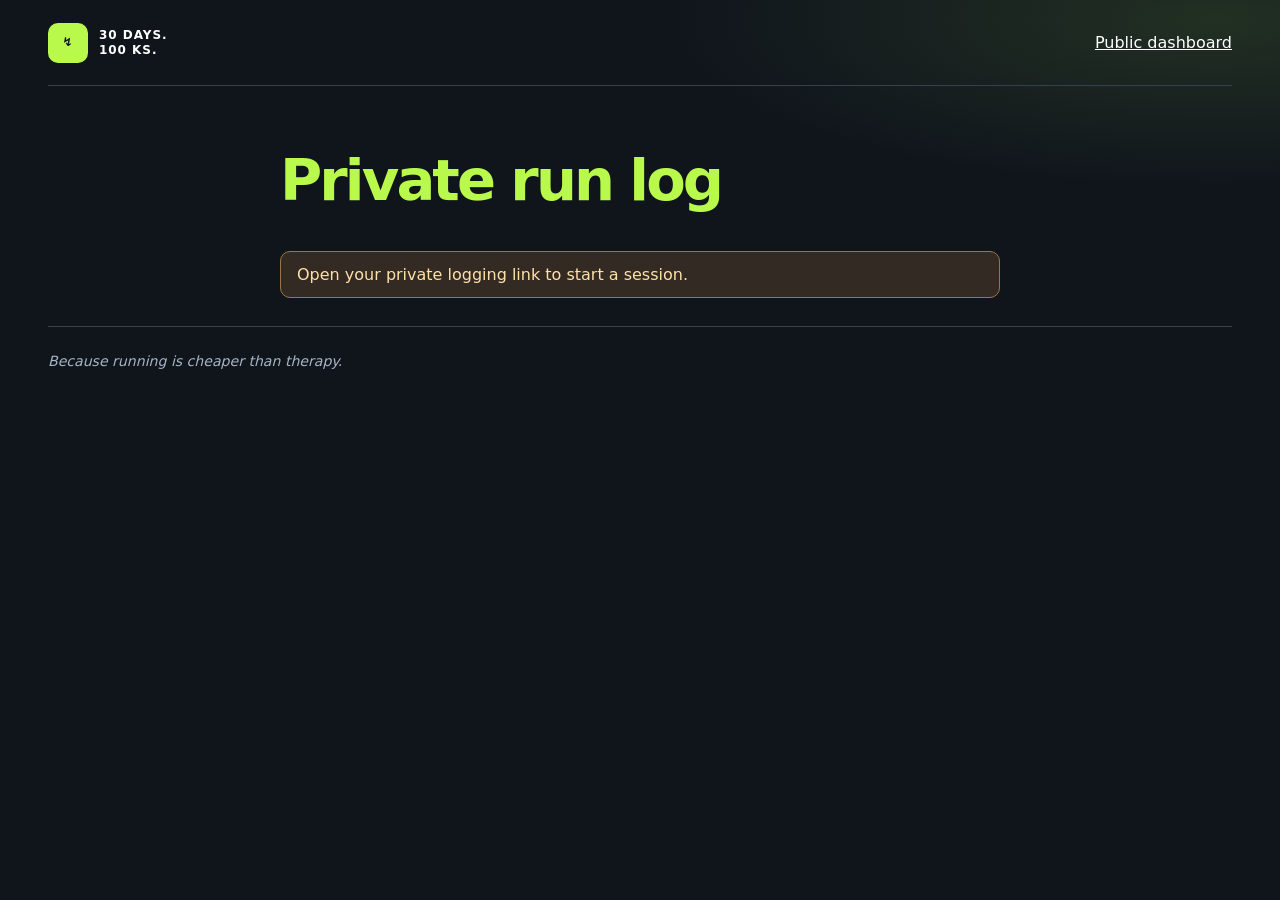
<file: log/index.html>
<!doctype html>
<html lang="en-AU">
<head>
  <meta charset="utf-8">
  <meta name="viewport" content="width=device-width, initial-scale=1">
  <meta name="robots" content="noindex">
  <meta name="referrer" content="no-referrer">
  <meta name="theme-color" content="#10151C">
  <title>Private run log | 30 Days. 100 Ks.</title>
  <link rel="icon" href="../assets/favicon.svg" type="image/svg+xml">
  <link rel="stylesheet" href="../styles.css">
  <script src="../model.js" defer></script>
  <script src="../supabase-config.js" defer></script>
  <script src="../data.js" defer></script>
  <script src="../log.js" defer></script>
</head>
<body data-runner="private">
  <a class="skip" href="#main">Skip to content</a>
  <header class="site-head shell">
    <a class="brand" href="../"><span class="brand-icon" aria-hidden="true">↯</span><span>30 DAYS.<br>100 KS.</span></a>
    <a href="../">Public dashboard</a>
  </header>
  <main class="shell log-layout" id="main">
    <h1 id="log-title">Private run log</h1>
    <noscript><p class="notice">Enable JavaScript to open your private link and record runs.</p></noscript>
    <p id="log-status" class="notice" role="status">Checking your session…</p>
    <button id="retry-log" class="button" type="button" hidden>Retry connection</button>
    <button id="logout" class="button" type="button" hidden>End session</button>
    <div id="log-workspace" hidden>
      <p id="run-opening" class="notice" role="status" hidden>Run logging opens at midnight on 1 December (Sydney time).</p>
      <form id="run-form" class="panel log-form" hidden>
        <h2 id="form-title">Add a run</h2>
        <label>Run date (Sydney) <input name="date" type="date" required min="2026-12-01" max="2026-12-31"></label>
        <label>Distance (km) <input name="distance" type="number" inputmode="decimal" required min="0.001" max="1000" step="0.001"></label>
        <fieldset><legend>Duration (optional)</legend>
          <div class="duration-fields">
            <label>Hours <input name="hours" type="number" inputmode="numeric" min="0" max="99" step="1" placeholder="0"></label>
            <label>Minutes <input name="minutes" type="number" inputmode="numeric" min="0" max="59" step="1" placeholder="0"></label>
            <label>Seconds <input name="seconds" type="number" inputmode="numeric" min="0" max="59" step="1" placeholder="0"></label>
          </div>
        </fieldset>
        <label>Elevation gain (m, optional) <input name="elevation" type="number" inputmode="numeric" min="0" max="100000" step="1"></label>
        <p class="pace-output">Average pace <output id="estimated-pace">—</output></p>
        <p class="muted log-visibility">Saving publishes the date, distance, and any duration or elevation to the public dashboard.</p>
        <div class="form-actions"><button id="save" class="button primary" type="submit">Save Run</button><button id="cancel-edit" type="button" class="button" hidden>Cancel edit</button></div>
        <p id="form-status" class="form-status" role="status"></p>
      </form>
      <section class="panel log-history" aria-labelledby="history-title">
        <h2 id="history-title">Previous runs</h2>
        <p id="history-status" role="status"></p>
        <button id="reload-runs" class="button" type="button" hidden>Reload runs</button>
        <ul id="run-list" class="activity"></ul>
      </section>
    </div>
  </main>
  <dialog id="delete-dialog" aria-labelledby="delete-title">
    <h2 id="delete-title">Delete this run?</h2>
    <p id="delete-description"></p>
    <form method="dialog" class="form-actions"><button class="button" value="cancel" autofocus>Cancel</button><button class="button danger" value="delete">Delete run</button></form>
  </dialog>
  <footer class="site-foot shell"><p>Because running is cheaper than therapy.</p></footer>
</body>
</html>
</file>
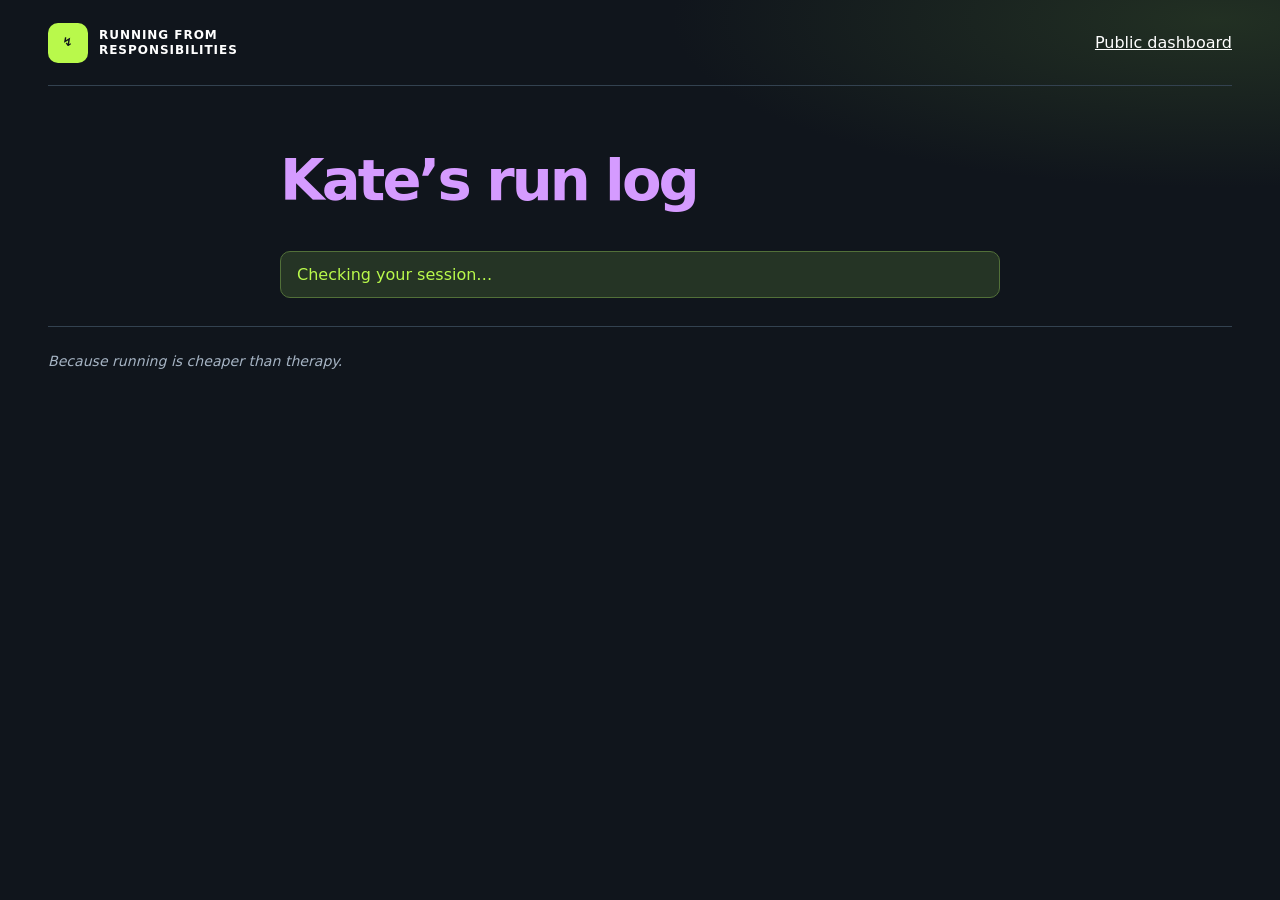
<file: kate/log/index.html>
<!doctype html>
<html lang="en-AU">
<head>
  <meta charset="utf-8">
  <meta name="viewport" content="width=device-width, initial-scale=1">
  <meta name="robots" content="noindex">
  <meta name="theme-color" content="#10151C">
  <title>Kate’s run log | Running From Responsibilities</title>
  <link rel="icon" href="../../assets/favicon.svg" type="image/svg+xml">
  <link rel="stylesheet" href="../../styles.css">
  <script src="../../model.js" defer></script>
  <script src="../../supabase-config.js" defer></script>
  <script src="../../data.js" defer></script>
  <script src="../../log.js" defer></script>
</head>
<body data-runner="kate">
  <a class="skip" href="#main">Skip to content</a>
  <header class="site-head shell">
    <a class="brand" href="../../"><span class="brand-icon" aria-hidden="true">↯</span><span>RUNNING FROM<br>RESPONSIBILITIES</span></a>
    <a href="../../">Public dashboard</a>
  </header>
  <main class="shell log-layout" id="main">
    <h1>Kate’s run log</h1>
    <noscript><p class="notice">Enable JavaScript to sign in and record runs.</p></noscript>
    <p id="log-status" class="notice" role="status">Checking your session…</p>
    <button id="retry-log" class="button" type="button" hidden>Retry connection</button>
    <form id="login" class="panel log-form" hidden>
      <h2>Sign in</h2>
      <label>Email <input name="email" type="email" required autocomplete="username"></label>
      <label>Password <input name="password" type="password" required autocomplete="current-password"></label>
      <button class="button primary" type="submit">Sign in</button>
    </form>
    <button id="logout" class="button" type="button" hidden>Log out</button>
    <div id="log-workspace" hidden>
      <form id="run-form" class="panel log-form">
        <h2 id="form-title">Add a run</h2>
        <label>Run date (Sydney) <input name="date" type="date" required min="2026-12-01" max="2026-12-31"></label>
        <label>Distance (km) <input name="distance" type="number" inputmode="decimal" required min="0.001" max="1000" step="0.001"></label>
        <fieldset><legend>Duration (optional)</legend>
          <div class="duration-fields">
            <label>Hours <input name="hours" type="number" inputmode="numeric" min="0" max="99" step="1" placeholder="0"></label>
            <label>Minutes <input name="minutes" type="number" inputmode="numeric" min="0" max="59" step="1" placeholder="0"></label>
            <label>Seconds <input name="seconds" type="number" inputmode="numeric" min="0" max="59" step="1" placeholder="0"></label>
          </div>
        </fieldset>
        <label>Elevation gain (m, optional) <input name="elevation" type="number" inputmode="numeric" min="0" max="100000" step="1"></label>
        <p class="pace-output">Average pace <output id="estimated-pace">—</output></p>
        <p class="muted log-visibility">Saving publishes the date, distance, and any duration or elevation to the public dashboard.</p>
        <div class="form-actions"><button id="save" class="button primary" type="submit">Save Run</button><button id="cancel-edit" type="button" class="button" hidden>Cancel edit</button></div>
        <p id="form-status" class="form-status" role="status"></p>
      </form>
      <section class="panel log-history" aria-labelledby="history-title">
        <h2 id="history-title">Previous runs</h2>
        <p id="history-status" role="status"></p>
        <button id="reload-runs" class="button" type="button" hidden>Reload runs</button>
        <ul id="run-list" class="activity"></ul>
      </section>
    </div>
  </main>
  <dialog id="delete-dialog" aria-labelledby="delete-title">
    <h2 id="delete-title">Delete this run?</h2>
    <p id="delete-description"></p>
    <form method="dialog" class="form-actions"><button class="button" value="cancel" autofocus>Cancel</button><button class="button danger" value="delete">Delete run</button></form>
  </dialog>
  <footer class="site-foot shell"><p>Because running is cheaper than therapy.</p></footer>
</body>
</html>
</file>
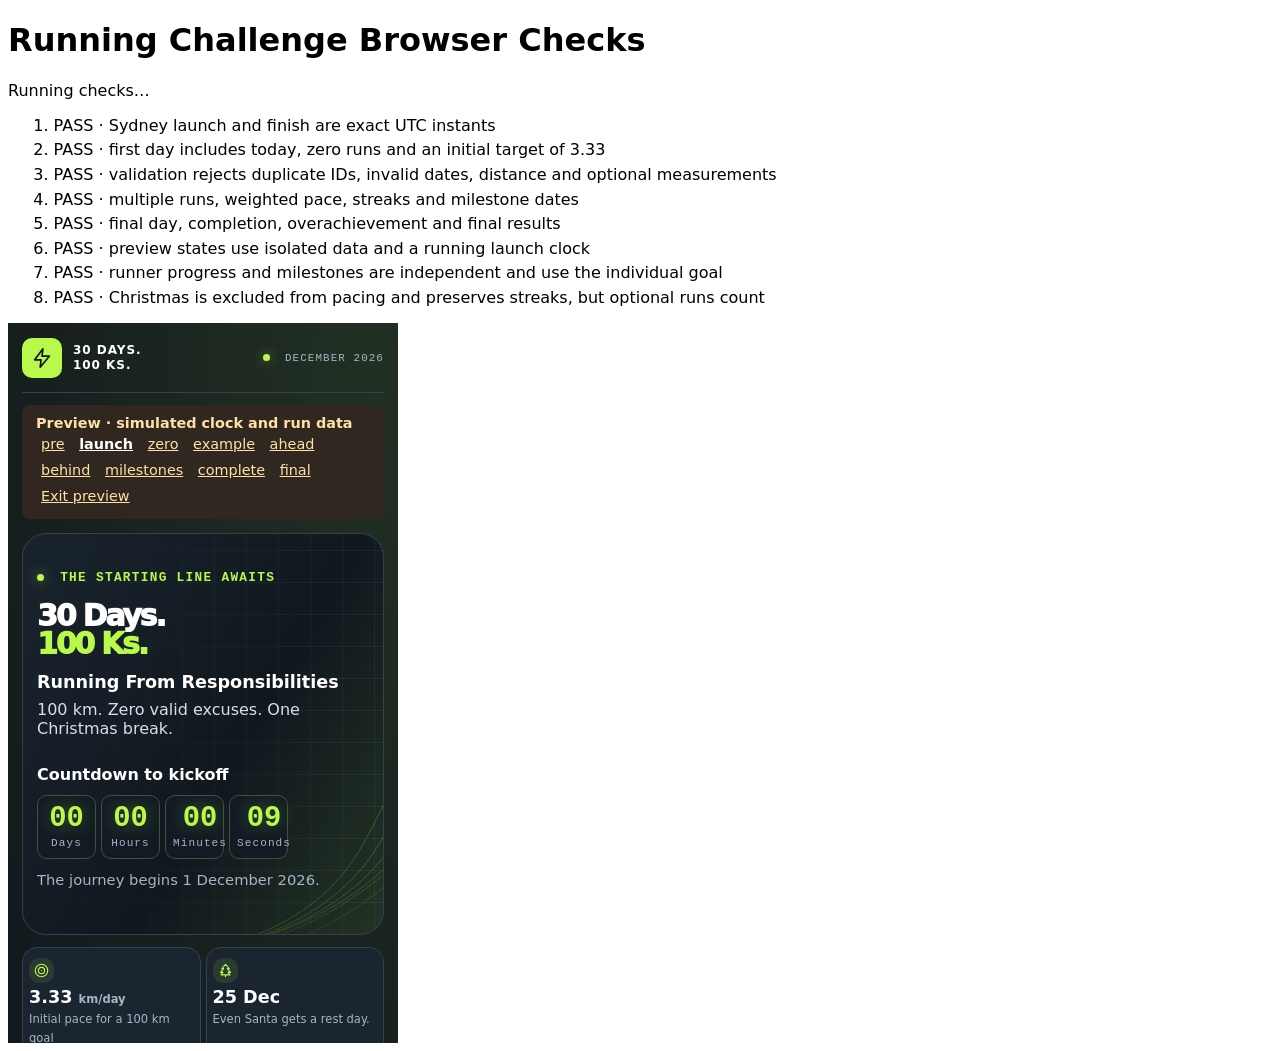
<file: tests/browser.html>
<!doctype html>
<html lang="en"><meta charset="utf-8"><title>Running Challenge Browser Checks</title>
<style>body{font:1rem system-ui}iframe{display:block;border:0;max-width:100%}li{margin:.35rem}</style>
<h1>Running Challenge Browser Checks</h1>
<p id="summary" role="status">Running checks…</p><ol id="report"></ol>
<script src="../model.js"></script><script src="./browser.js" defer></script>
</html>
</file>
<file: styles.css>
:root{
  color-scheme:dark;
  --bg:#10151c;
  --panel:#1b2530;
  --lime:#b9f94b;
  --muted:#a6b4c4;
  --warn:#f4bc68;
  --border:#334250;
  --mono:Consolas,monospace;
  font-family:system-ui,sans-serif;
  color:#fff;
  background:var(--bg);
}

*{
  box-sizing:border-box;
}

body{
  margin:0;
  background:radial-gradient(ellipse at 95% 5%,#223023,transparent 34rem),var(--bg);
}

[hidden]{
  display:none!important;
}

a{
  color:inherit;
}

button{
  font:inherit;
  touch-action:manipulation;
}

a:focus-visible,button:focus-visible{
  outline:2px solid var(--lime);
  outline-offset:3px;
}

.shell{
  width:min(1240px,calc(100% - 96px));
  margin-inline:auto;
}

.site-head,.site-foot{
  display:flex;
  align-items:center;
  justify-content:space-between;
  gap:12px;
}

.site-head{
  height:86px;
  border-bottom:1px solid var(--border);
}

.brand{
  display:flex;
  align-items:center;
  gap:11px;
  color:white;
  text-decoration:none;
  font-size:.75rem;
  font-weight:850;
  letter-spacing:.08em;
  line-height:1.25;
}

.brand-icon,.brief>div>span{
  display:grid;
  place-items:center;
  width:40px;
  height:40px;
  border-radius:10px;
  background:var(--lime);
  color:var(--bg);
  flex:none;
}

.icon{
  width:22px;
  height:22px;
  display:block;
}

.season,.site-foot>span,.eyebrow,.clock small{
  font-family:var(--mono);
  letter-spacing:.1em;
  font-size:.8rem;
  color:var(--muted);
}

.season{
  white-space:nowrap;
}

.season i,.eyebrow span{
  display:inline-block;
  background:var(--lime);
  border-radius:50%;
  width:7px;
  height:7px;
  box-shadow:0 0 12px #b9f94780;
  margin-right:.45rem;
}

.landing-hero{
  position:relative;
  isolation:isolate;
  overflow:hidden;
  padding:60px 42px 46px;
  border:1px solid var(--border);
  border-radius:24px;
  margin-top:24px;
  background:linear-gradient(120deg,#1a242e,#10181e 58%,#243324);
}

.landing-hero::before{
  content:"";
  position:absolute;
  inset:0;
  z-index:-2;
  background:repeating-linear-gradient(0deg,transparent 0 31px,#a6b4c416 31px 32px),repeating-linear-gradient(90deg,transparent 0 31px,#a6b4c416 31px 32px);
  mask-image:linear-gradient(90deg,transparent,#000);
}

.track{
  position:absolute;
  z-index:-1;
  inset:auto -5% -15% 29%;
  pointer-events:none;
  animation:track 7s ease-in-out infinite alternate;
}

.track svg{
  width:100%;
  display:block;
  filter:drop-shadow(0 0 8px #b9f94549);
}

.track-start{
  animation:dash 4s linear infinite;
}

.eyebrow{
  color:var(--lime);
  font-weight:700;
  margin:0 0 17px;
}

.landing-hero h1,.dash-head h1{
  font-size:clamp(2rem,7vw,6rem);
  font-weight:950;
  letter-spacing:-.075em;
  line-height:.93;
  margin:0;
  animation:enter .7s both;
}

.landing-hero h1 em,.dash-head h1 em{
  display:block;
  color:var(--lime);
  font-style:normal;
}

.tagline{
  color:#d6e0ea;
  font-size:clamp(1rem,2.1vw,1.3rem);
  margin:20px 0;
}

.landing-clock{
  margin:30px 0 22px;
}

.landing-clock h2,.dash-clock h2{
  font-size:1rem;
  margin:0 0 11px;
}

.landing-clock p,.muted{
  color:var(--muted);
}

.landing-clock p{
  font-size:.92rem;
  margin:12px 0 0;
}

.clock{
  display:flex;
  gap:9px;
}

.clock>div{
  display:grid;
  justify-items:center;
  gap:4px;
  background:#121b23;
  border:1px solid #414f45;
  border-radius:10px;
  min-width:76px;
  padding:9px 7px;
}

.clock strong{
  font:800 2.25rem/.99 var(--mono);
  color:var(--lime);
  text-shadow:0 0 18px #b9f94b55;
}

.clock small{
  font-size:.69rem;
}


.button{
  display:inline-flex;
  align-items:center;
  justify-content:center;
  gap:8px;
  color:white;
  background:#21303a;
  border:1px solid #4b5c6a;
  border-radius:9px;
  padding:.65rem .9rem;
  min-height:44px;
  font-weight:750;
  cursor:pointer;
}

.button:hover{
  border-color:var(--lime);
}

.button.primary{
  color:var(--bg);
  background:var(--lime);
  border-color:var(--lime);
}

.button .icon{
  width:17px;
  height:17px;
}

.brief{
  display:grid;
  grid-template-columns:repeat(2,minmax(0,1fr));
  gap:12px;
  margin-top:12px;
}

.brief>div{
  display:flex;
  align-items:center;
  gap:14px;
  padding:16px 20px;
  border-radius:15px;
  background:var(--panel);
  border:1px solid var(--border);
}

.brief>div>span{
  background:#b9f94b1a;
  color:var(--lime);
}

.brief strong{
  display:block;
  font-size:1.55rem;
  line-height:1.1;
}

.brief small,.brief div div span{
  font-size:.82rem;
  color:var(--muted);
}

.site-foot{
  border-top:1px solid var(--border);
  margin-top:28px;
  padding:12px 0;
  color:var(--muted);
  font-size:.88rem;
}

.site-foot p{
  font-style:italic;
}

.preview{
  margin-top:12px;
  padding:10px 14px;
  background:#302820;
  color:#ffe1a3;
  border-radius:8px;
  font-size:.9rem;
}

.preview a{
  display:inline-block;
  padding:5px;
}

.preview a[aria-current]{
  font-weight:850;
  color:white;
}

.dash-head{
  display:flex;
  justify-content:space-between;
  align-items:end;
  gap:16px;
  margin:32px 0 20px;
}

.dash-head h1{
  font-size:clamp(1.85rem,5.45vw,4.8rem);
}


.dash-head .tagline{
  margin-bottom:0;
}

.panel{
  background:linear-gradient(145deg,#202c38,var(--panel) 48%);
  border:1px solid var(--border);
  border-radius:16px;
  padding:19px;
  min-width:0;
}

.dash-clock{
  display:flex;
  align-items:center;
  justify-content:space-between;
  gap:12px;
  margin-bottom:12px;
}

.dash-clock h2{
  margin:0;
}

.dash-clock .clock strong{
  font-size:1.45rem;
}

.dash-clock .clock>div{
  min-width:56px;
  padding:6px;
}

.notice{
  padding:13px 16px;
  color:var(--lime);
  background:#253425;
  border:1px solid #527039;
  border-radius:10px;
}

.notice.error{
  color:#ffe0a8;
  border-color:#9b7549;
  background:#332b23;
}

.notice .button{
  margin-left:8px;
}

.hero-grid{
  display:grid;
  grid-template-columns:minmax(0,1.15fr) minmax(0,1fr);
  gap:12px;
}

.ring-panel{
  display:grid;
  place-items:center;
  text-align:center;
  gap:8px;
  background:radial-gradient(ellipse at center,#293c28,var(--panel) 73%);
}

.panel h2,.section-title{
  font-size:1.15rem;
  margin:0 0 8px;
}

.ring{
  position:relative;
  display:grid;
  place-items:center;
  width:min(100%,290px);
  aspect-ratio:1;
}

.ring svg{
  width:100%;
  position:absolute;
  inset:0;
  overflow:visible;
  transform:rotate(-90deg);
}

.ring circle{
  fill:none;
  stroke-width:9;
}

.ring-track{
  stroke:#3e5049;
}

.ring-value{
  stroke:var(--lime);
  stroke-linecap:round;
  filter:drop-shadow(0 0 6px #b9f94b88);
  animation:ring 1.1s ease-out both;
}

.ring-text{
  display:grid;
  justify-items:center;
  gap:.15rem;
}

.ring-text strong{
  font-size:clamp(2rem,5.3vw,3.6rem);
  line-height:1;
  letter-spacing:-.07em;
}

.ring-text b{
  color:var(--lime);
  font:700 1.1rem var(--mono);
}

.ring-text span{
  color:var(--muted);
}

.pace-panel{
  display:flex;
  flex-direction:column;
  justify-content:center;
  gap:14px;
}

.pace-panel p{
  margin:0;
}

.pace-panel .status{
  font-size:1.7rem;
  font-weight:850;
  color:var(--lime);
}

.pace-panel .behind{
  color:var(--warn);
}

.comparison{
  height:14px;
  border-radius:20px;
  background:#0f1820;
  position:relative;
}

.comparison div{
  height:100%;
  border-radius:inherit;
  background:var(--lime);
}

.comparison i{
  position:absolute;
  top:-4px;
  height:22px;
  width:3px;
  border-radius:4px;
  background:#fff;
  transform:translateX(-50%);
}

.legend{
  display:flex;
  flex-wrap:wrap;
  gap:7px 18px;
  color:var(--muted);
  font-size:.82rem;
}

.legend span::before{
  content:"";
  display:inline-block;
  width:9px;
  height:9px;
  margin-right:6px;
  border-radius:2px;
  background:var(--key,var(--lime));
}

.section-title{
  margin-top:27px;
}

.stat-grid{
  display:grid;
  grid-template-columns:repeat(4,minmax(0,1fr));
  gap:10px;
}

.stat{
  display:flex;
  flex-direction:column;
  gap:6px;
  padding:15px;
  transition:transform .2s,border-color .2s;
}

.stat:hover{
  transform:translateY(-2px);
  border-color:#60764d;
}

.stat .icon,.badge.unlocked .icon,.trophy .icon{
  color:var(--lime);
}

.stat strong{
  font-size:1.42rem;
}

.stat span,.stat small{
  color:var(--muted);
  font-size:.86rem;
}

.chart-grid,.details-grid{
  display:grid;
  grid-template-columns:repeat(2,minmax(0,1fr));
  gap:12px;
}

.chart-frame{
  position:relative;
  margin-top:10px;
}

.chart-frame svg{
  width:100%;
  display:block;
  overflow:visible;
}

.chart-series{
  animation:enter .65s ease-out both;
}

.chart-hit{
  position:absolute;
  inset:0 4% 0 9.5%;
  display:grid;
  grid-template-columns:repeat(31,1fr);
}

.chart-hit button{
  background:transparent;
  border:0;
  padding:0;
  min-width:0;
  cursor:crosshair;
}

.chart-hit button:focus-visible{
  outline-offset:0;
  outline:1px solid var(--lime);
}

.chart-tooltip{
  min-height:2.8rem;
  margin:0;
  padding:7px 9px;
  background:#111b23;
  border-radius:7px;
  color:#eef4fa;
  font-size:.85rem;
}

.badge-grid{
  display:grid;
  grid-template-columns:repeat(3,minmax(0,1fr));
  gap:10px;
}

.badge{
  display:flex;
  gap:12px;
  align-items:center;
  color:var(--muted);
}

.badge .icon{
  flex:none;
}

.badge strong,.badge small{
  display:block;
}

.badge small{
  margin-top:3px;
}

.badge.unlocked{
  border-color:#526e36;
  color:white;
  box-shadow:inset 0 0 18px #b9f94b10;
}

.trophy{
  display:flex;
  align-items:center;
  gap:14px;
  margin-bottom:12px;
  background:linear-gradient(110deg,#314723,#202b24);
  border-color:#638f38;
  color:var(--lime);
  font-weight:850;
}

.trophy .icon{
  width:34px;
  height:34px;
  flex:none;
}

.week,.calendar{
  display:grid;
  grid-template-columns:repeat(7,minmax(0,1fr));
  gap:4px;
}

.week{
  color:var(--muted);
  text-align:center;
  margin:12px 0 5px;
  font-size:.75rem;
}

.day{
  min-height:58px;
  display:grid;
  align-content:center;
  justify-items:center;
  gap:2px;
  padding:3px 1px;
  border:1px solid transparent;
  background:#263341;
  color:white;
  border-radius:7px;
  font-size:.85rem;
}

.day small{
  font-size:.67rem;
  white-space:nowrap;
}

.day.run-day{
  background:color-mix(in srgb,var(--lime) var(--intensity),#263d29);
  cursor:pointer;
  color:white;
  text-shadow:0 1px 2px #10151c;
}

.day.run-day:hover,.day.today{
  border-color:var(--lime);
}

.day.future{
  color:#98a7b5;
  background:#202b35;
}

.day .icon{
  height:12px;
  width:12px;
}

.activity{
  display:grid;
  gap:8px;
  list-style:none;
  padding:0;
  margin:10px 0 0;
}

.activity li{
  display:grid;
  gap:4px;
  border:1px solid var(--border);
  padding:10px 12px;
  border-radius:9px;
  background:#17212b;
}

.activity li>div:first-child{
  display:flex;
  flex-wrap:wrap;
  justify-content:space-between;
  gap:5px 12px;
}

.activity dl{
  display:flex;
  flex-wrap:wrap;
  gap:4px 14px;
  margin:0;
  font-size:.84rem;
}

.activity dl div{
  display:flex;
  gap:4px;
}

.activity dt,.updated{
  color:var(--muted);
}

.activity dd{
  margin:0;
}

.updated{
  font-size:.82rem;
}

.sr-only,.skip:not(:focus){
  position:absolute;
  width:1px;
  height:1px;
  clip-path:inset(50%);
  overflow:hidden;
}

.skip:focus{
  position:absolute;
  z-index:5;
  background:var(--bg);
  padding:10px;
}

dialog{
  background:var(--panel);
  color:white;
  border:1px solid var(--border);
  border-radius:15px;
  width:min(490px,calc(100% - 28px));
  padding:20px;
}

dialog::backdrop{
  background:#000a;
}

dialog form{
  margin-top:14px;
}

.particle{
  position:fixed;
  top:-15px;
  left:var(--x);
  width:8px;
  height:12px;
  background:var(--c);
  z-index:6;
  pointer-events:none;
  animation:confetti var(--speed) var(--delay) ease-in both;
}

.launching{
  animation:enter .45s ease-out both;
}

@keyframes confetti{
  to{
    transform:translate(var(--drift),110vh) rotate(680deg);
  }
}

@keyframes track{
  to{
    opacity:.62;
    transform:translateX(-1%);
  }
}

@keyframes dash{
  to{
    stroke-dashoffset:-44;
  }
}

@keyframes enter{
  from{
    opacity:.05;
    transform:translateY(10px);
  }
  to{
    opacity:1;
    transform:translateY(0);
  }
}

@keyframes ring{
  from{
    stroke-dashoffset:100;
  }
}

@media(max-width:1040px){
  .dash-head{
    align-items:start;
    flex-direction:column;
  }
}

@media(max-width:850px){
  .shell{
    width:calc(100% - 44px);
  }
  .landing-hero{
    padding:48px 26px 34px;
  }
  .stat-grid{
    grid-template-columns:repeat(3,minmax(0,1fr));
  }
  .chart-grid,.details-grid{
    grid-template-columns:1fr;
  }
}

@media(max-width:540px){
  .shell{
    width:calc(100% - 28px);
  }
  .site-head{
    height:70px;
  }
  .site-foot>span{
    display:none;
  }
  .landing-hero{
    margin-top:14px;
    padding:36px 14px 24px;
  }
  .landing-hero h1{
    font-size:clamp(1.45rem,7.7vw,2.65rem);
  }
  .track{
    inset:auto -47% -7% -10%;
    opacity:.45;
  }
  .landing-clock{
    margin-top:27px;
  }
  .clock{
    gap:5px;
  }
  .clock>div{
    min-width:0;
    width:59px;
  }
  .clock strong{
    font-size:1.8rem;
  }
  .brief{
    gap:5px;
  }
  .brief>div{
    padding:10px 6px;
    gap:5px;
    align-items:flex-start;
    flex-direction:column;
  }
  .brief>div>span{
    width:25px;
    height:25px;
  }
  .brief .icon{
    width:15px;
    height:15px;
  }
  .brief strong{
    font-size:1.1rem;
  }
  .brief small,.brief div div span{
    font-size:.72rem;
  }
  .hero-grid{
    grid-template-columns:1fr;
  }
  .dash-clock{
    align-items:start;
    flex-direction:column;
  }
  .stat-grid,.badge-grid{
    grid-template-columns:repeat(2,minmax(0,1fr));
  }
  .panel{
    padding:12px;
  }
  .badge{
    gap:6px;
    font-size:.83rem;
  }
  .day{
    min-height:50px;
  }
  .day small{
    font-size:.58rem;
  }
  .season{
    font-size:.68rem;
  }
}

@media(prefers-reduced-motion:reduce){
  *,*::before,*::after{
    animation:none!important;
    transition:none!important;
    scroll-behavior:auto!important;
  }
  .particle{
    display:none;
  }
}

.chart-picker{
  display:none;
}

@media(max-width:540px){
  .chart-picker{
    display:flex;
    align-items:center;
    gap:10px;
    font-size:.82rem;
    color:var(--muted);
  }
  .chart-picker input{
    flex:1;
    min-width:0;
    min-height:44px;
    accent-color:var(--lime);
  }
}

@media(max-width:350px){
  .dash-head h1{
    font-size:1.6rem;
  }
  .day small{
    font-size:.53rem;
  }
}

/* Participant colours inherit through cards, charts, and the calendar dialog. */
[data-runner] { --accent:#B9F94B; }
[data-runner="kate"] { --accent:#D59BFF; }
[data-runner] :is(.runner-name,.ring-text b,.pace-panel .status:not(.behind),.badge.unlocked .icon,.stat .icon,.trophy,.trophy .icon,.brief-icon) { color:var(--accent); }
[data-runner] :is(.ring-value) { stroke:var(--accent); filter:drop-shadow(0 0 6px color-mix(in srgb,var(--accent) 55%,transparent)); }
[data-runner] :is(.comparison div,.button.primary) { background:var(--accent); }
[data-runner] .button.primary { border-color:var(--accent); }
[data-runner] .legend span::before { background:var(--key,var(--accent)); }
[data-runner] .day.run-day { background:color-mix(in srgb,var(--accent) var(--intensity),var(--panel)); }
[data-runner] :is(.day.today,.day.run-day:hover) { border-color:var(--accent); }
[data-runner] .chart-picker input { accent-color:var(--accent); }
[data-runner] .ring-panel {
  background:radial-gradient(ellipse at center,color-mix(in srgb,var(--accent) 13%,var(--panel)),var(--panel) 73%);
}
[data-runner] :is(.badge.unlocked,.trophy) {
  border-color:color-mix(in srgb,var(--accent) 42%,var(--border));
  box-shadow:inset 0 0 18px color-mix(in srgb,var(--accent) 10%,transparent);
  background:color-mix(in srgb,var(--accent) 9%,var(--panel));
}
[data-runner] :is(a,button,input):focus-visible { outline-color:var(--accent); }

.brief > [data-runner] { border-top:2px solid var(--accent); }
.brief > [data-runner] > span { color:var(--accent); background:color-mix(in srgb,var(--accent) 10%,transparent); }
.brief > [data-runner] strong { color:var(--accent); }
.runner-grid {
  display:grid;
  grid-template-columns:repeat(2,minmax(0,1fr));
  align-items:start;
  gap:clamp(12px,2vw,24px);
}
.runner-grid > section { min-width:0; }
.dash-clock .scheduled-days { margin:4px 0 0; font-size:.9rem; }
.runner-summary { text-align:center; padding:14px; }
.runner-summary .runner-name { margin:0; font-size:1.4rem; }
.runner-summary .ring { margin:6px auto; width:min(100%,252px); }
.runner-metrics { display:grid; grid-template-columns:repeat(2,minmax(0,1fr)); gap:8px; margin:0; }
.runner-metrics dt { color:var(--muted); font-size:.8rem; }
.runner-metrics dd { margin:4px 0 0; font-weight:800; }
.runner-status { color:var(--accent); font-weight:750; margin:10px 0; }
.runner-status.behind { color:var(--warn); }
.runner-toggle { width:100%; }
.runner-disclosure { display:grid; grid-template-rows:1fr; transition:grid-template-rows .28s ease; }
.runner-disclosure[inert] { grid-template-rows:0fr; }
.runner-disclosure > .runner-results { min-height:0; overflow:hidden; }
.runner-results > :is(.chart-grid,.details-grid,.trophy) { margin-top:12px; }
.runner-results .section-title { margin-top:14px; }
@media (prefers-reduced-motion:reduce) { .runner-disclosure { transition:none; } }
.runner-name { margin:12px 0; font-size:1.8rem; }
.runner-grid .hero-grid,.runner-grid .chart-grid,.runner-grid .details-grid { grid-template-columns:1fr; }
.runner-grid .stat-grid { grid-template-columns:repeat(3,minmax(0,1fr)); }
.runner-grid .badge-grid { grid-template-columns:repeat(2,minmax(0,1fr)); }
.site-foot nav { display:flex; flex-wrap:wrap; gap:.25rem 1rem; }
.site-foot nav a,.site-head > a:last-child:not(.brand) { display:inline-flex; align-items:center; min-height:44px; }
.site-foot nav a:hover,.site-head > a:last-child:hover { color:var(--lime); }

.log-layout { max-width:720px; padding-top:1.5rem; }
.log-layout h1 { font-size:clamp(2rem,7vw,3.6rem); line-height:1.1; letter-spacing:-.05em; color:var(--accent); }
.log-form,.log-history { margin:12px 0; }
.log-form { display:grid; gap:14px; }
.log-form label { display:grid; gap:6px; font-weight:650; }
.log-form input {
  width:100%;
  min-width:0;
  min-height:46px;
  border:1px solid #59697a;
  border-radius:8px;
  background:#111b23;
  color:white;
  padding:.55rem .65rem;
  font:inherit;
}
.log-form fieldset { margin:0; border:1px solid var(--border); border-radius:8px; min-width:0; }
.log-form legend { color:var(--muted); padding:0 .25rem; }
.duration-fields { display:grid; grid-template-columns:repeat(3,minmax(0,1fr)); gap:8px; }
.pace-output,.log-visibility { color:var(--muted); margin:0; }
.pace-output output { color:var(--accent); font-weight:700; margin-left:.5rem; }
.form-actions { display:flex; gap:8px; flex-wrap:wrap; }
.form-status:empty { display:none; }
.form-status { margin:0; color:var(--accent); }
.error-text { color:var(--warn); }
.button.danger { color:var(--warn); }
.brand-subtitle { margin:14px 0 0; color:white; font-weight:800; font-size:clamp(1.1rem,3vw,1.55rem); }
.brand-subtitle + .tagline { margin-top:8px; }
.rest-note { color:var(--muted); }
.landing-roster { display:flex; flex-wrap:wrap; gap:8px; list-style:none; padding:0; margin:12px 0 0; }
.landing-roster li { border:1px solid var(--border); border-left:3px solid var(--accent); background:var(--panel); padding:8px 12px; border-radius:8px; }
.day.rest-day { border-color:#b9f94b66; background:#213326; color:#d4f1ba; }
.day.rest-day .icon { color:#b9f94b; }
.profile-fields { display:grid; gap:14px; }
.log-form select { min-height:44px; font:inherit; color:inherit; background:#111b23; }
button:disabled { opacity:.65; cursor:wait; }

@media(max-width:720px) { .runner-grid { grid-template-columns:1fr; } }
@media(max-width:540px) {
  .runner-grid .stat-grid { grid-template-columns:repeat(2,minmax(0,1fr)); }
  .site-foot { align-items:flex-start; flex-direction:column; }
  .site-foot p { margin-bottom:0; }
  .site-head > a:last-child:not(.brand) { font-size:.85rem; }
}
</file>
